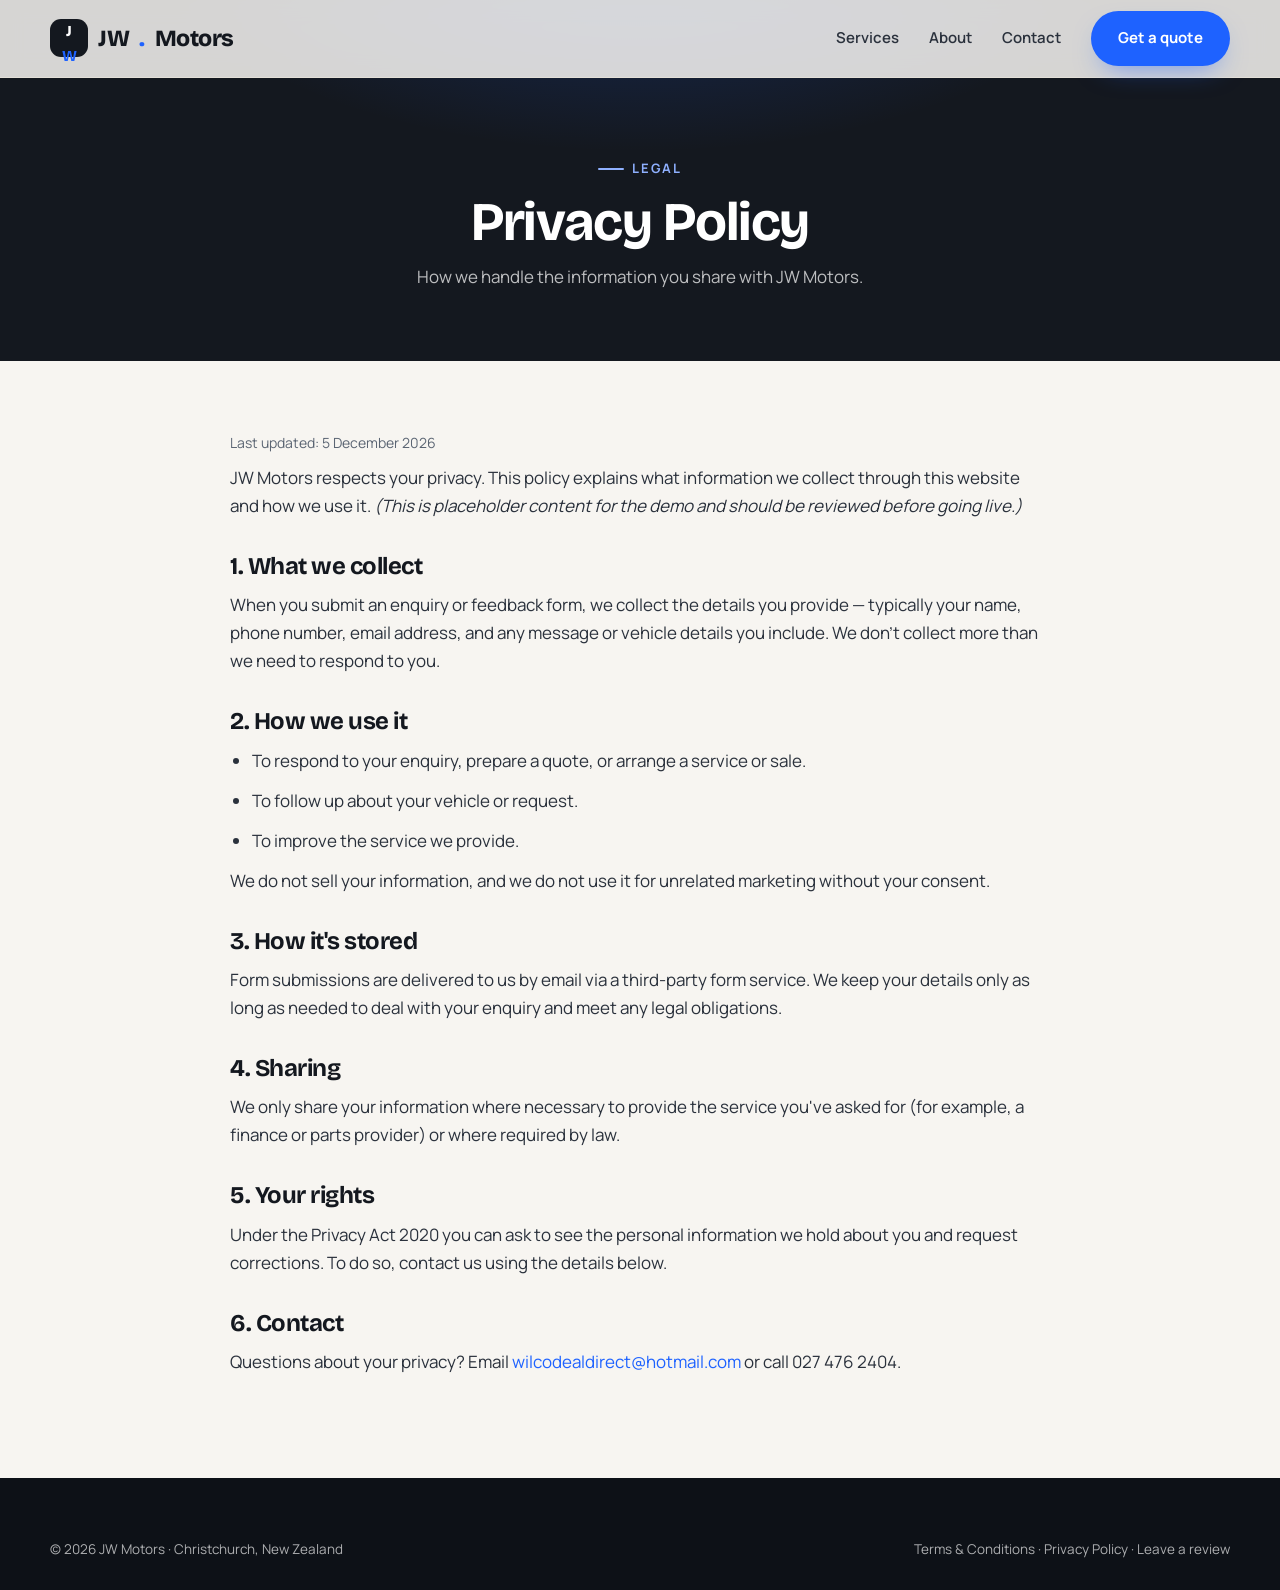
<file: privacy.html>
<!DOCTYPE html>
<html lang="en-NZ">
<head>
<meta charset="UTF-8" />
<meta name="viewport" content="width=device-width, initial-scale=1.0" />
<title>Privacy Policy | JW Motors, Christchurch</title>
<meta name="description" content="How JW Motors collects and uses your information." />
<link rel="icon" type="image/svg+xml" href="favicon.svg" />
<link rel="preconnect" href="https://fonts.googleapis.com" />
<link rel="preconnect" href="https://fonts.gstatic.com" crossorigin />
<link href="https://fonts.googleapis.com/css2?family=Bricolage+Grotesque:opsz,wght@12..96,600;12..96,700;12..96,800&family=Manrope:wght@400;500;600;700;800&display=swap" rel="stylesheet" />
<link rel="stylesheet" href="styles.css" />
</head>
<body>
<header class="nav scrolled">
  <div class="wrap nav-inner">
    <a href="index.html" class="logo"><span class="badge">J<b>W</b></span> JW<span class="dot">.</span>Motors</a>
    <nav class="nav-links">
      <a class="link" href="index.html#services">Services</a>
      <a class="link" href="index.html#about">About</a>
      <a class="link" href="index.html#contact">Contact</a>
      <div class="nav-cta"><a class="btn btn-primary" href="index.html#contact">Get a quote</a></div>
    </nav>
    <button class="burger" aria-label="Open menu"><span></span><span></span><span></span></button>
  </div>
</header>

<section class="subhero">
  <div class="wrap subhero-inner">
    <span class="eyebrow light">Legal</span>
    <h1>Privacy Policy</h1>
    <p>How we handle the information you share with JW Motors.</p>
  </div>
</section>

<section class="content">
  <div class="wrap">
    <p class="updated">Last updated: <span id="d"></span></p>
    <p>JW Motors respects your privacy. This policy explains what information we collect through this website and how we use it. <em>(This is placeholder content for the demo and should be reviewed before going live.)</em></p>

    <h2>1. What we collect</h2>
    <p>When you submit an enquiry or feedback form, we collect the details you provide — typically your name, phone number, email address, and any message or vehicle details you include. We don't collect more than we need to respond to you.</p>

    <h2>2. How we use it</h2>
    <ul>
      <li>To respond to your enquiry, prepare a quote, or arrange a service or sale.</li>
      <li>To follow up about your vehicle or request.</li>
      <li>To improve the service we provide.</li>
    </ul>
    <p>We do not sell your information, and we do not use it for unrelated marketing without your consent.</p>

    <h2>3. How it's stored</h2>
    <p>Form submissions are delivered to us by email via a third-party form service. We keep your details only as long as needed to deal with your enquiry and meet any legal obligations.</p>

    <h2>4. Sharing</h2>
    <p>We only share your information where necessary to provide the service you've asked for (for example, a finance or parts provider) or where required by law.</p>

    <h2>5. Your rights</h2>
    <p>Under the Privacy Act 2020 you can ask to see the personal information we hold about you and request corrections. To do so, contact us using the details below.</p>

    <h2>6. Contact</h2>
    <p>Questions about your privacy? Email <a href="mailto:wilcodealdirect@hotmail.com" style="color:var(--accent)">wilcodealdirect@hotmail.com</a> or call 027 476 2404.</p>
  </div>
</section>

<footer class="foot">
  <div class="wrap">
    <div class="foot-bottom" style="border-top:0;padding-top:0">
      <span>© <span id="yr"></span> JW Motors · Christchurch, New Zealand</span>
      <span><a href="terms.html">Terms &amp; Conditions</a> · <a href="privacy.html">Privacy Policy</a> · <a href="review.html">Leave a review</a></span>
    </div>
  </div>
</footer>
<script>
  document.getElementById("yr").textContent = new Date().getFullYear();
  document.getElementById("d").textContent = new Date().toLocaleDateString("en-NZ",{year:"numeric",month:"long",day:"numeric"});
</script>
</body>
</html>
</file>
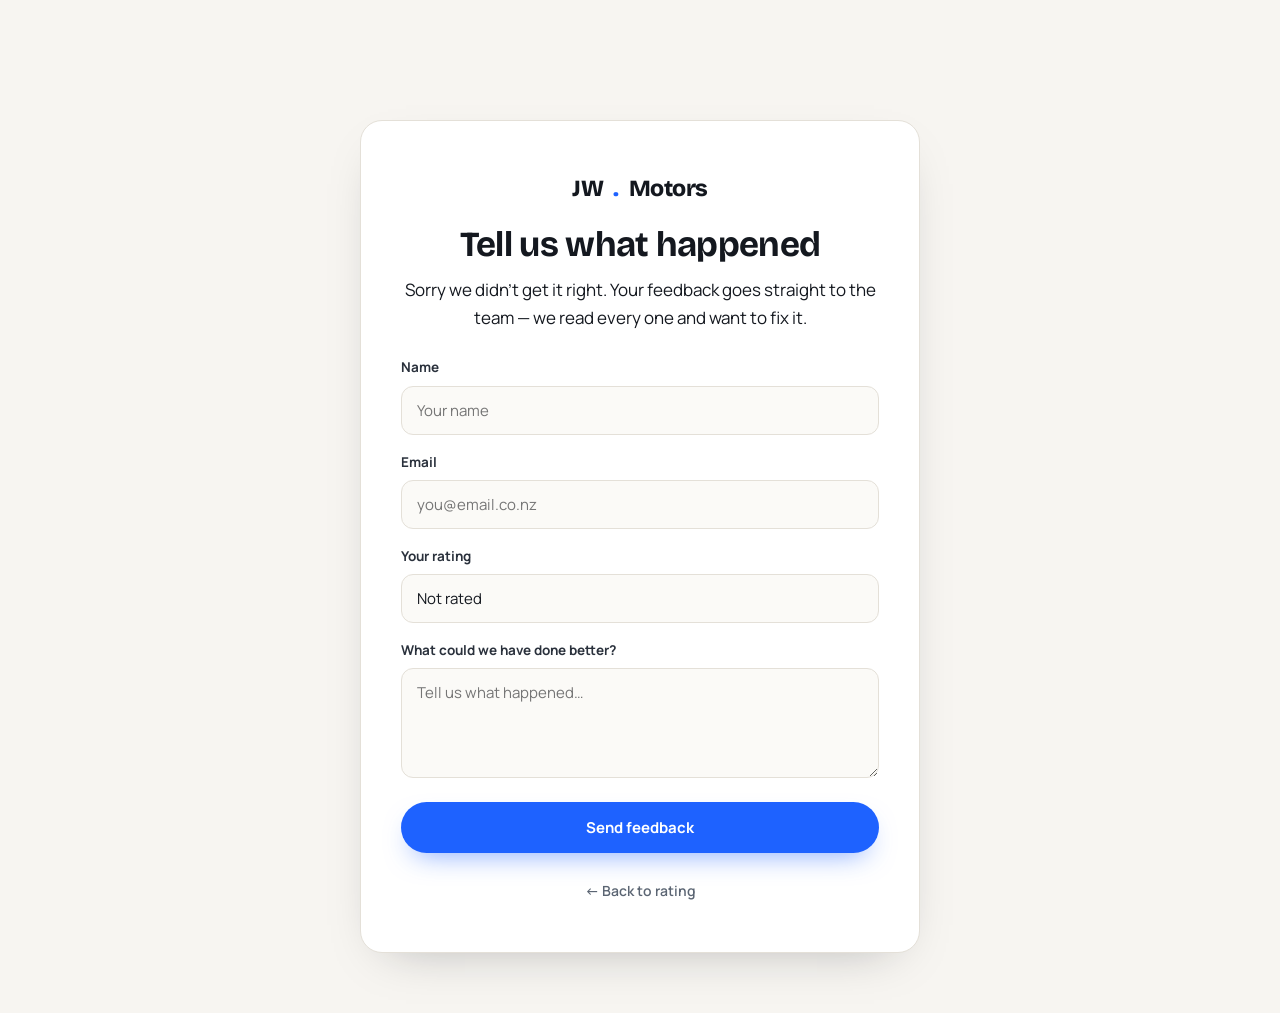
<file: private.html>
<!DOCTYPE html>
<html lang="en-NZ">
<head>
<meta charset="UTF-8" />
<meta name="viewport" content="width=device-width, initial-scale=1.0" />
<title>Your Feedback | JW Motors, Christchurch</title>
<meta name="description" content="Share private feedback with the JW Motors team. We read every message and want to put things right." />
<link rel="icon" type="image/svg+xml" href="favicon.svg" />
<link rel="preconnect" href="https://fonts.googleapis.com" />
<link rel="preconnect" href="https://fonts.gstatic.com" crossorigin />
<link href="https://fonts.googleapis.com/css2?family=Bricolage+Grotesque:opsz,wght@12..96,600;12..96,700;12..96,800&family=Manrope:wght@400;500;600;700;800&display=swap" rel="stylesheet" />
<link rel="stylesheet" href="styles.css" />
</head>
<body>
<div class="review-wrap">
  <div class="review-card">
    <a href="index.html" class="logo">JW<span class="dot">.</span>Motors</a>

    <div id="formState">
      <h1>Tell us what happened</h1>
      <p>Sorry we didn't get it right. Your feedback goes straight to the team — we read every one and want to fix it.</p>
      <form action="https://formsubmit.co/wilcodealdirect@hotmail.com" method="POST" style="text-align:left;margin-top:24px" id="pform">
        <input type="hidden" name="_subject" value="Private feedback from JW Motors website" />
        <input type="hidden" name="_captcha" value="false" />
        <input type="hidden" name="_template" value="table" />
        <input type="text" name="_honey" style="display:none" />
        <div class="field"><label for="name">Name</label><input id="name" name="Name" type="text" required placeholder="Your name" /></div>
        <div class="field"><label for="email">Email</label><input id="email" name="Email" type="email" required placeholder="you@email.co.nz" /></div>
        <div class="field"><label for="rating">Your rating</label><input id="rating" name="Rating" type="text" readonly value="" /></div>
        <div class="field"><label for="fb">What could we have done better?</label><textarea id="fb" name="Feedback" required placeholder="Tell us what happened…"></textarea></div>
        <button class="btn btn-primary" type="submit" style="width:100%">Send feedback</button>
      </form>
    </div>

    <div id="thanks" class="success-state">
      <div class="success-ico"><svg width="34" height="34" viewBox="0 0 24 24" fill="none" stroke="currentColor" stroke-width="2.4" stroke-linecap="round" stroke-linejoin="round"><path d="M20 6 9 17l-5-5"/></svg></div>
      <h1>Thank you</h1>
      <p>We've got your feedback and someone from JW Motors will be in touch. We appreciate you giving us the chance to put it right.</p>
      <a href="index.html" class="btn btn-primary">Back to home</a>
    </div>

    <a href="review.html" class="back-link" id="backLink">← Back to rating</a>
  </div>
</div>
<script>
  // Pre-fill rating from URL
  var params = new URLSearchParams(window.location.search);
  var rating = params.get("rating");
  var ratingField = document.getElementById("rating");
  if (rating) {
    var n = Math.max(1, Math.min(5, parseInt(rating,10) || 0));
    ratingField.value = "★".repeat(n) + "☆".repeat(5 - n) + "  (" + n + "/5)";
  } else {
    ratingField.value = "Not rated";
  }

  // Handle submit via fetch to show success state without leaving the page
  var form = document.getElementById("pform");
  form.addEventListener("submit", function (e) {
    e.preventDefault();
    var data = new FormData(form);
    fetch(form.action, { method: "POST", body: data, headers: { "Accept": "application/json" } })
      .then(function(){ showThanks(); })
      .catch(function(){ showThanks(); });
  });
  function showThanks(){
    document.getElementById("formState").style.display = "none";
    document.getElementById("backLink").style.display = "none";
    document.getElementById("thanks").classList.add("show");
  }
</script>
</body>
</html>
</file>
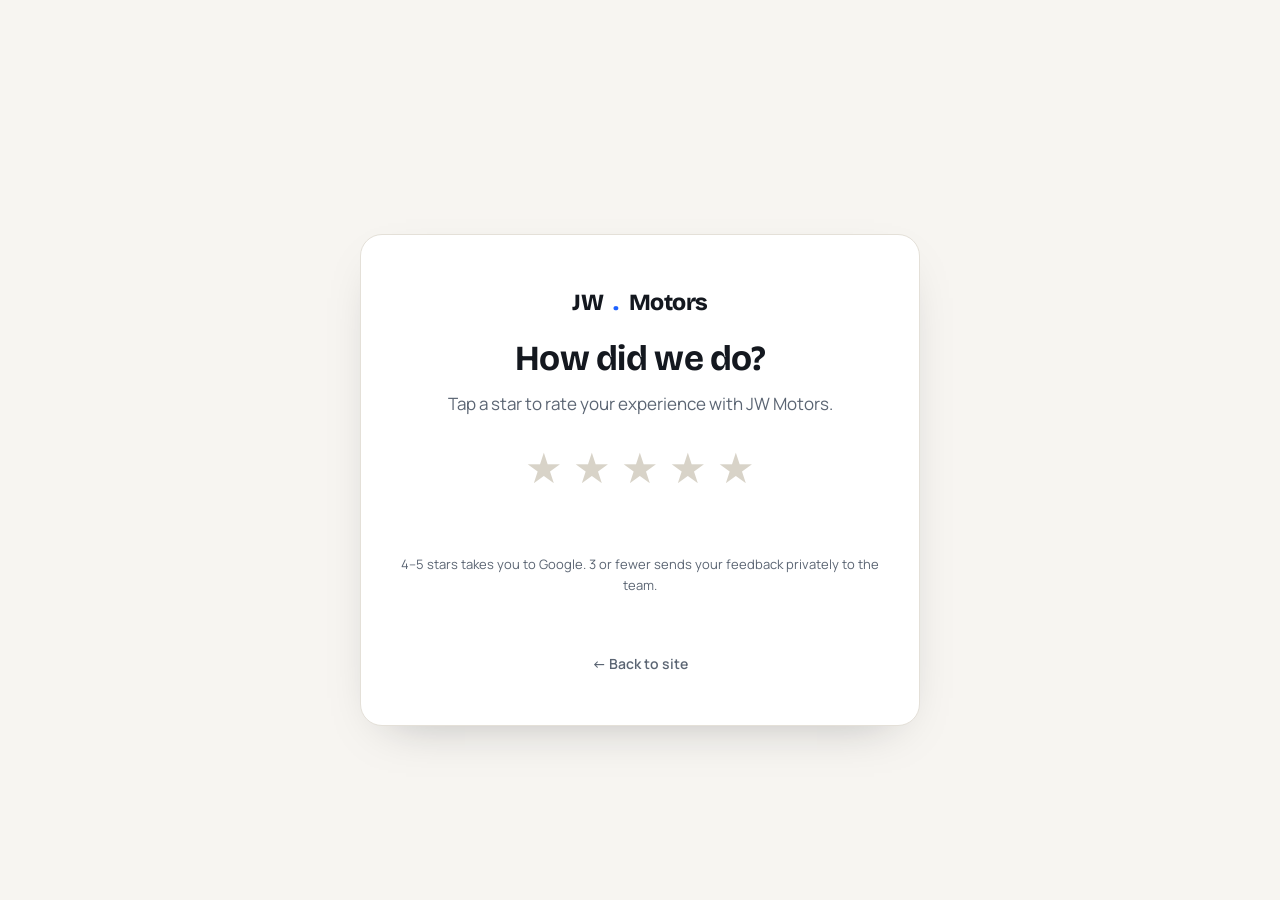
<file: review.html>
<!DOCTYPE html>
<html lang="en-NZ">
<head>
<meta charset="UTF-8" />
<meta name="viewport" content="width=device-width, initial-scale=1.0" />
<title>Leave a Review | JW Motors, Christchurch</title>
<meta name="description" content="Tell us how JW Motors did. Rate your experience with our Christchurch used car and servicing team." />
<link rel="icon" type="image/svg+xml" href="favicon.svg" />
<link rel="preconnect" href="https://fonts.googleapis.com" />
<link rel="preconnect" href="https://fonts.gstatic.com" crossorigin />
<link href="https://fonts.googleapis.com/css2?family=Bricolage+Grotesque:opsz,wght@12..96,600;12..96,700;12..96,800&family=Manrope:wght@400;500;600;700;800&display=swap" rel="stylesheet" />
<link rel="stylesheet" href="styles.css" />
</head>
<body>
<div class="review-wrap">
  <div class="review-card">
    <a href="index.html" class="logo">JW<span class="dot">.</span>Motors</a>
    <h1>How did we do?</h1>
    <p>Tap a star to rate your experience with JW Motors.</p>
    <div class="star-pick" id="stars">
      <button data-v="1" aria-label="1 star">★</button>
      <button data-v="2" aria-label="2 stars">★</button>
      <button data-v="3" aria-label="3 stars">★</button>
      <button data-v="4" aria-label="4 stars">★</button>
      <button data-v="5" aria-label="5 stars">★</button>
    </div>
    <div class="star-label" id="label">&nbsp;</div>
    <p class="small">4–5 stars takes you to Google. 3 or fewer sends your feedback privately to the team.</p>
    <a href="index.html" class="back-link">← Back to site</a>
  </div>
</div>
<script>
  // Placeholder Google review link — replace with the live Google profile link.
  var GOOGLE_REVIEW_URL = "https://g.page/r/PLACEHOLDER/review";
  var labels = {1:"We'd like to put this right",2:"We'd like to put this right",3:"Tell us how to improve",4:"Great — thank you!",5:"Awesome — thank you!"};
  var label = document.getElementById("label");
  document.querySelectorAll("#stars button").forEach(function(btn){
    var v = parseInt(btn.dataset.v,10);
    btn.addEventListener("mouseenter", function(){ paint(v); label.textContent = labels[v]; });
    btn.addEventListener("click", function(){
      if (v >= 4) { window.location.href = GOOGLE_REVIEW_URL; }
      else { window.location.href = "private.html?rating=" + v; }
    });
  });
  document.getElementById("stars").addEventListener("mouseleave", function(){ paint(0); label.innerHTML = "&nbsp;"; });
  function paint(n){
    document.querySelectorAll("#stars button").forEach(function(b){
      b.classList.toggle("lit", parseInt(b.dataset.v,10) <= n);
    });
  }
</script>
</body>
</html>
</file>
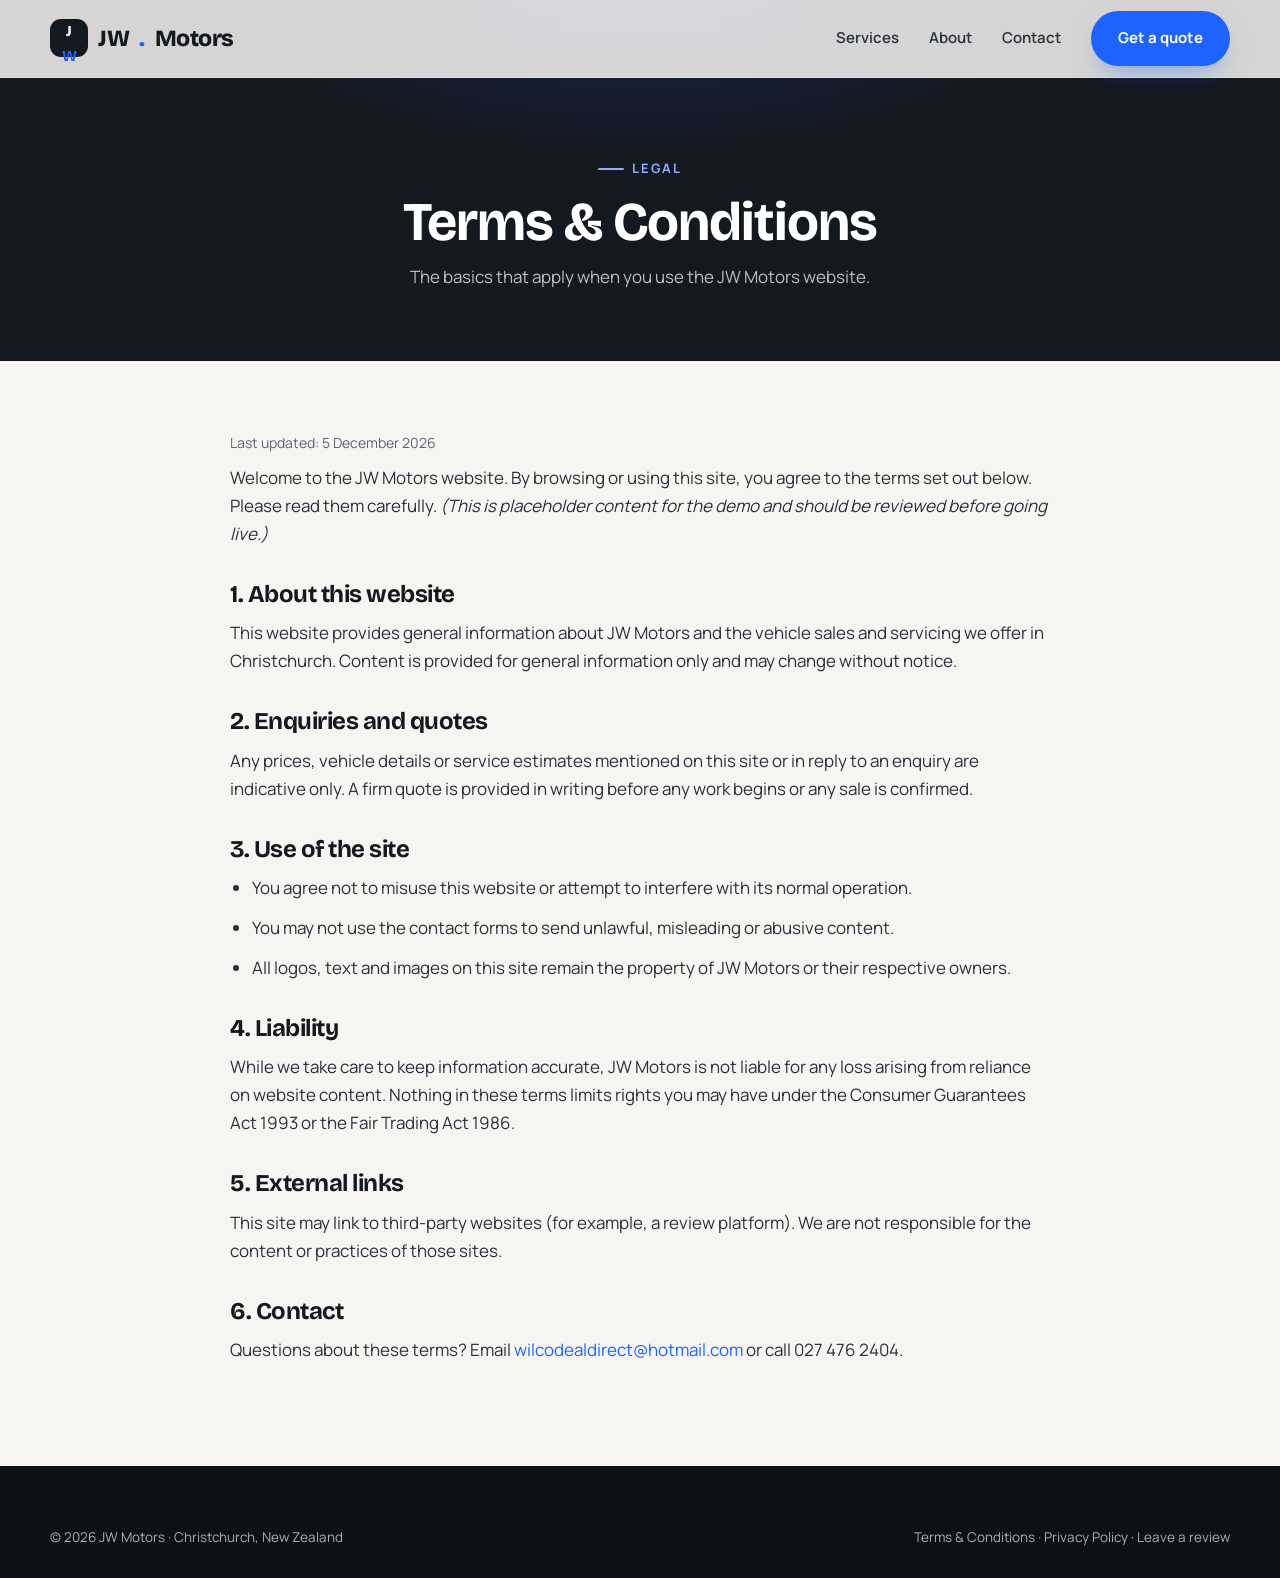
<file: terms.html>
<!DOCTYPE html>
<html lang="en-NZ">
<head>
<meta charset="UTF-8" />
<meta name="viewport" content="width=device-width, initial-scale=1.0" />
<title>Terms &amp; Conditions | JW Motors, Christchurch</title>
<meta name="description" content="Terms and conditions for the JW Motors website." />
<link rel="icon" type="image/svg+xml" href="favicon.svg" />
<link rel="preconnect" href="https://fonts.googleapis.com" />
<link rel="preconnect" href="https://fonts.gstatic.com" crossorigin />
<link href="https://fonts.googleapis.com/css2?family=Bricolage+Grotesque:opsz,wght@12..96,600;12..96,700;12..96,800&family=Manrope:wght@400;500;600;700;800&display=swap" rel="stylesheet" />
<link rel="stylesheet" href="styles.css" />
</head>
<body>
<header class="nav scrolled">
  <div class="wrap nav-inner">
    <a href="index.html" class="logo"><span class="badge">J<b>W</b></span> JW<span class="dot">.</span>Motors</a>
    <nav class="nav-links">
      <a class="link" href="index.html#services">Services</a>
      <a class="link" href="index.html#about">About</a>
      <a class="link" href="index.html#contact">Contact</a>
      <div class="nav-cta"><a class="btn btn-primary" href="index.html#contact">Get a quote</a></div>
    </nav>
    <button class="burger" aria-label="Open menu"><span></span><span></span><span></span></button>
  </div>
</header>

<section class="subhero">
  <div class="wrap subhero-inner">
    <span class="eyebrow light">Legal</span>
    <h1>Terms &amp; Conditions</h1>
    <p>The basics that apply when you use the JW Motors website.</p>
  </div>
</section>

<section class="content">
  <div class="wrap">
    <p class="updated">Last updated: <span id="d"></span></p>
    <p>Welcome to the JW Motors website. By browsing or using this site, you agree to the terms set out below. Please read them carefully. <em>(This is placeholder content for the demo and should be reviewed before going live.)</em></p>

    <h2>1. About this website</h2>
    <p>This website provides general information about JW Motors and the vehicle sales and servicing we offer in Christchurch. Content is provided for general information only and may change without notice.</p>

    <h2>2. Enquiries and quotes</h2>
    <p>Any prices, vehicle details or service estimates mentioned on this site or in reply to an enquiry are indicative only. A firm quote is provided in writing before any work begins or any sale is confirmed.</p>

    <h2>3. Use of the site</h2>
    <ul>
      <li>You agree not to misuse this website or attempt to interfere with its normal operation.</li>
      <li>You may not use the contact forms to send unlawful, misleading or abusive content.</li>
      <li>All logos, text and images on this site remain the property of JW Motors or their respective owners.</li>
    </ul>

    <h2>4. Liability</h2>
    <p>While we take care to keep information accurate, JW Motors is not liable for any loss arising from reliance on website content. Nothing in these terms limits rights you may have under the Consumer Guarantees Act 1993 or the Fair Trading Act 1986.</p>

    <h2>5. External links</h2>
    <p>This site may link to third-party websites (for example, a review platform). We are not responsible for the content or practices of those sites.</p>

    <h2>6. Contact</h2>
    <p>Questions about these terms? Email <a href="mailto:wilcodealdirect@hotmail.com" style="color:var(--accent)">wilcodealdirect@hotmail.com</a> or call 027 476 2404.</p>
  </div>
</section>

<footer class="foot">
  <div class="wrap">
    <div class="foot-bottom" style="border-top:0;padding-top:0">
      <span>© <span id="yr"></span> JW Motors · Christchurch, New Zealand</span>
      <span><a href="terms.html">Terms &amp; Conditions</a> · <a href="privacy.html">Privacy Policy</a> · <a href="review.html">Leave a review</a></span>
    </div>
  </div>
</footer>
<script>
  document.getElementById("yr").textContent = new Date().getFullYear();
  document.getElementById("d").textContent = new Date().toLocaleDateString("en-NZ",{year:"numeric",month:"long",day:"numeric"});
</script>
</body>
</html>
</file>
<file: styles.css>
/* ===== JW Motors — Fresh archetype ===== */
/* Fonts: Bricolage Grotesque (display) + Manrope (body) */

:root {
  --bg:        #f7f5f1;   /* bone */
  --bg-light:  #ffffff;   /* light */
  --ink:       #14181f;   /* near-black anchor */
  --ink-soft:  #2a313c;
  --muted:     #5b6573;
  --line:      #e4e0d8;
  --accent:    #1e62ff;   /* vivid blue */
  --accent-dk: #1a52d6;
  --accent-soft:#e9f0ff;
  --white:     #ffffff;
  --radius:    16px;
  --radius-sm: 12px;
  --shadow:    0 18px 50px -28px rgba(20,24,31,.35);
  --shadow-sm: 0 8px 24px -16px rgba(20,24,31,.3);
  --maxw:      1180px;
  --ease:      cubic-bezier(.22,.61,.36,1);
}

* { box-sizing: border-box; margin: 0; padding: 0; }
html { scroll-behavior: smooth; -webkit-text-size-adjust: 100%; }
body {
  font-family: "Manrope", system-ui, sans-serif;
  color: var(--ink);
  background: var(--bg);
  line-height: 1.65;
  font-size: 17px;
  overflow-x: hidden;
}
img { max-width: 100%; display: block; }
a { color: inherit; text-decoration: none; }

h1, h2, h3, h4 {
  font-family: "Bricolage Grotesque", "Manrope", sans-serif;
  font-weight: 700;
  line-height: 1.05;
  letter-spacing: -0.02em;
  color: var(--ink);
}

.wrap { width: min(100% - 40px, var(--maxw)); margin-inline: auto; }
section { position: relative; }

.eyebrow {
  display: inline-flex; align-items: center; gap: 8px;
  font-family: "Manrope", sans-serif;
  font-weight: 700; font-size: 13px; letter-spacing: .14em;
  text-transform: uppercase; color: var(--accent);
}
.eyebrow::before {
  content: ""; width: 26px; height: 2px; background: var(--accent); border-radius: 2px;
}
.eyebrow.light { color: #8fb0ff; }
.eyebrow.light::before { background: #8fb0ff; }

.btn {
  display: inline-flex; align-items: center; justify-content: center; gap: 9px;
  font-family: "Manrope", sans-serif; font-weight: 700; font-size: 15px;
  padding: 14px 26px; border-radius: 999px; cursor: pointer;
  border: 1.5px solid transparent; transition: transform .25s var(--ease), background .25s, box-shadow .25s, color .25s;
  white-space: nowrap;
}
.btn-primary { background: var(--accent); color: #fff; box-shadow: 0 12px 28px -12px rgba(30,98,255,.6); }
.btn-primary:hover { background: var(--accent-dk); transform: translateY(-2px); }
.btn-ghost { background: transparent; color: var(--ink); border-color: var(--line); }
.btn-ghost:hover { border-color: var(--ink); transform: translateY(-2px); }
.btn-light { background: #fff; color: var(--ink); }
.btn-light:hover { transform: translateY(-2px); box-shadow: var(--shadow-sm); }
.btn-outline-light { background: transparent; color: #fff; border-color: rgba(255,255,255,.4); }
.btn-outline-light:hover { border-color: #fff; transform: translateY(-2px); }

/* ===== Intro overlay ===== */
#intro {
  position: fixed; inset: 0; z-index: 9999; background: var(--ink);
  display: grid; place-items: center;
  transition: opacity .7s var(--ease), visibility .7s;
}
#intro.done { opacity: 0; visibility: hidden; }
.intro-mark {
  font-family: "Bricolage Grotesque", sans-serif; font-weight: 800;
  font-size: clamp(2.6rem, 9vw, 5rem); color: #fff; letter-spacing: -.03em;
  display: flex; align-items: center; gap: .15em;
  opacity: 0; transform: translateY(14px); animation: introIn .8s var(--ease) .1s forwards;
}
.intro-mark span { color: var(--accent); }
.intro-bar {
  margin-top: 22px; width: 0; height: 3px; border-radius: 3px; background: var(--accent);
  animation: introBar 1.1s var(--ease) .3s forwards;
}
@keyframes introIn { to { opacity: 1; transform: none; } }
@keyframes introBar { to { width: 180px; } }

/* ===== Nav ===== */
header.nav {
  position: fixed; top: 0; left: 0; right: 0; z-index: 900;
  transition: background .35s, box-shadow .35s, padding .35s;
  padding: 18px 0;
}
header.nav.scrolled {
  background: rgba(247,245,241,.86); backdrop-filter: saturate(160%) blur(12px);
  box-shadow: 0 1px 0 var(--line); padding: 11px 0;
}
.nav-inner { display: flex; align-items: center; justify-content: space-between; gap: 20px; }
.logo {
  font-family: "Bricolage Grotesque", sans-serif; font-weight: 800; font-size: 1.45rem;
  letter-spacing: -.02em; display: flex; align-items: center; gap: 10px;
}
.logo .dot { color: var(--accent); }
.logo .badge {
  width: 38px; height: 38px; border-radius: 11px; background: var(--ink); color: #fff;
  display: grid; place-items: center; font-size: .95rem; font-weight: 800; letter-spacing: -.02em;
}
.logo .badge b { color: var(--accent); }
.nav-links { display: flex; align-items: center; gap: 30px; }
.nav-links a.link { font-weight: 600; font-size: 15px; color: var(--ink-soft); transition: color .2s; }
.nav-links a.link:hover { color: var(--accent); }
.nav-cta { display: flex; align-items: center; gap: 14px; }
.nav-phone { font-weight: 700; font-size: 15px; display: inline-flex; align-items: center; gap: 7px; }
.nav-phone svg { color: var(--accent); }
.burger { display: none; background: none; border: 0; cursor: pointer; padding: 6px; }
.burger span { display: block; width: 24px; height: 2px; background: var(--ink); margin: 5px 0; border-radius: 2px; transition: .3s; }

/* ===== Hero ===== */
.hero {
  position: relative; min-height: 100svh; display: flex; align-items: center;
  background: var(--ink); overflow: hidden;
}
.hero-slides { position: absolute; inset: 0; z-index: 0; }
.hero-slide {
  position: absolute; inset: 0; background-size: cover; background-position: center;
  opacity: 0; transition: opacity 1.6s var(--ease); transform: scale(1.06);
  filter: saturate(.85) contrast(1.05);
}
.hero-slide.active { opacity: 1; animation: heroZoom 8s linear forwards; }
@keyframes heroZoom { from { transform: scale(1.06); } to { transform: scale(1.14); } }
.hero-overlay {
  position: absolute; inset: 0; z-index: 1;
  background:
    linear-gradient(105deg, rgba(20,24,31,.86) 0%, rgba(20,24,31,.62) 46%, rgba(20,24,31,.34) 100%),
    linear-gradient(0deg, rgba(20,24,31,.55), rgba(20,24,31,0) 40%);
}
.hero-inner { position: relative; z-index: 2; padding: 130px 0 80px; }
.hero-inner .eyebrow { color: #93b2ff; }
.hero-inner .eyebrow::before { background: #93b2ff; }
.hero h1 {
  color: #fff; font-size: clamp(2.5rem, 6.4vw, 5rem); margin: 18px 0 20px; max-width: 16ch;
}
.hero h1 em { color: var(--accent); font-style: normal; }
.hero-sub { color: rgba(255,255,255,.82); font-size: clamp(1.05rem, 2vw, 1.3rem); max-width: 52ch; margin-bottom: 34px; }
.hero-cta { display: flex; flex-wrap: wrap; gap: 14px; }
.hero-meta {
  display: flex; flex-wrap: wrap; gap: 26px; margin-top: 44px;
  color: rgba(255,255,255,.78); font-weight: 600; font-size: 14.5px;
}
.hero-meta span { display: inline-flex; align-items: center; gap: 9px; }
.hero-meta svg { color: var(--accent); }
.scroll-hint {
  position: absolute; bottom: 26px; left: 50%; transform: translateX(-50%); z-index: 2;
  color: rgba(255,255,255,.6); font-size: 12px; letter-spacing: .2em; text-transform: uppercase;
  display: flex; flex-direction: column; align-items: center; gap: 8px;
}
.scroll-hint .mouse { width: 22px; height: 36px; border: 2px solid rgba(255,255,255,.4); border-radius: 12px; position: relative; }
.scroll-hint .mouse::after { content: ""; position: absolute; top: 7px; left: 50%; width: 3px; height: 7px; background: #fff; border-radius: 2px; transform: translateX(-50%); animation: wheel 1.6s infinite; }
@keyframes wheel { 0% { opacity: 0; top: 6px; } 40% { opacity: 1; } 80% { opacity: 0; top: 16px; } }

/* ===== Trust strip ===== */
.trust { background: var(--ink); }
.trust-grid {
  display: grid; grid-template-columns: repeat(3, 1fr);
  border-top: 1px solid rgba(255,255,255,.1);
}
.trust-item { padding: 34px 28px; display: flex; gap: 16px; align-items: flex-start; border-right: 1px solid rgba(255,255,255,.1); }
.trust-item:last-child { border-right: 0; }
.trust-ico { flex: 0 0 46px; width: 46px; height: 46px; border-radius: 12px; background: rgba(30,98,255,.16); color: #93b2ff; display: grid; place-items: center; }
.trust-item h4 { color: #fff; font-size: 1.05rem; margin-bottom: 3px; }
.trust-item p { color: rgba(255,255,255,.62); font-size: 14.5px; margin: 0; }

/* ===== Section headers ===== */
.sec { padding: 96px 0; }
.sec.bone { background: var(--bg); }
.sec.light { background: var(--bg-light); }
.sec-head { max-width: 640px; margin-bottom: 52px; }
.sec-head.center { margin-inline: auto; text-align: center; }
.sec-head h2 { font-size: clamp(2rem, 4.2vw, 3rem); margin: 16px 0 16px; }
.sec-head p { color: var(--muted); font-size: 1.08rem; }

/* ===== Services ===== */
.svc-grid { display: grid; grid-template-columns: repeat(3, 1fr); gap: 22px; }
.svc-card {
  background: var(--white); border: 1px solid var(--line); border-radius: var(--radius);
  padding: 30px 28px; transition: transform .35s var(--ease), box-shadow .35s, border-color .35s;
  position: relative; overflow: hidden;
}
.svc-card::after {
  content: ""; position: absolute; left: 0; top: 0; height: 3px; width: 0; background: var(--accent); transition: width .4s var(--ease);
}
.svc-card:hover { transform: translateY(-6px); box-shadow: var(--shadow); border-color: transparent; }
.svc-card:hover::after { width: 100%; }
.svc-ico { width: 52px; height: 52px; border-radius: 14px; background: var(--accent-soft); color: var(--accent); display: grid; place-items: center; margin-bottom: 20px; }
.svc-card h3 { font-size: 1.28rem; margin-bottom: 10px; }
.svc-card p { color: var(--muted); font-size: 15.5px; }

/* ===== About ===== */
.about-grid { display: grid; grid-template-columns: 1fr 1.05fr; gap: 56px; align-items: center; }
.about-media { position: relative; }
.about-media img { width: 100%; height: 100%; aspect-ratio: 4/3; object-fit: cover; border-radius: var(--radius); filter: saturate(.85) contrast(1.05); }
.about-tag {
  position: absolute; bottom: -18px; right: -18px; background: var(--accent); color: #fff;
  padding: 18px 22px; border-radius: var(--radius-sm); box-shadow: var(--shadow); max-width: 220px;
}
.about-tag b { font-family: "Bricolage Grotesque", sans-serif; font-size: 1.5rem; display: block; line-height: 1.05; }
.about-tag span { font-size: 13px; opacity: .9; }
.about-copy h2 { font-size: clamp(1.9rem, 3.8vw, 2.7rem); margin: 16px 0 18px; }
.about-copy p { color: var(--muted); margin-bottom: 16px; }
.checklist { list-style: none; margin-top: 26px; display: grid; gap: 14px; }
.checklist li { display: flex; gap: 13px; align-items: flex-start; font-weight: 700; }
.checklist .tick { flex: 0 0 24px; width: 24px; height: 24px; border-radius: 50%; background: var(--accent-soft); color: var(--accent); display: grid; place-items: center; margin-top: 2px; }
.checklist small { display: block; font-weight: 500; color: var(--muted); font-size: 14px; }

/* ===== Crew ===== */
.crew-grid { display: grid; grid-template-columns: repeat(3, 1fr); gap: 22px; }
.crew-card { background: var(--white); border: 1px solid var(--line); border-radius: var(--radius); padding: 32px 26px; text-align: center; transition: transform .35s var(--ease), box-shadow .35s; }
.crew-card:hover { transform: translateY(-5px); box-shadow: var(--shadow); }
.avatar {
  width: 78px; height: 78px; border-radius: 50%; margin: 0 auto 18px; background: var(--ink); color: #fff;
  display: grid; place-items: center; font-family: "Bricolage Grotesque", sans-serif; font-weight: 700; font-size: 1.5rem;
  box-shadow: 0 0 0 4px var(--bg), 0 0 0 6px var(--accent);
}
.crew-card h3 { font-size: 1.18rem; }
.crew-card .role-sub { color: var(--accent); font-weight: 700; font-size: 13px; letter-spacing: .06em; text-transform: uppercase; margin: 4px 0 12px; }
.crew-card p { color: var(--muted); font-size: 14.5px; }
.badge-pill { display: inline-block; background: var(--accent-soft); color: var(--accent); font-weight: 700; font-size: 12.5px; letter-spacing: .08em; text-transform: uppercase; padding: 6px 14px; border-radius: 999px; margin-bottom: 14px; }

/* ===== Reviews ===== */
.rev-grid { display: grid; grid-template-columns: repeat(3, 1fr); gap: 22px; }
.rev-card { background: var(--white); border: 1px solid var(--line); border-radius: var(--radius); padding: 30px 28px; transition: transform .35s var(--ease), box-shadow .35s; }
.rev-card:hover { transform: translateY(-5px); box-shadow: var(--shadow); }
.stars { color: #f5a623; font-size: 1.05rem; letter-spacing: 2px; margin-bottom: 14px; }
.rev-card p { color: var(--ink-soft); font-size: 15.5px; margin-bottom: 20px; }
.rev-who { display: flex; align-items: center; gap: 12px; }
.rev-who .ra { width: 42px; height: 42px; border-radius: 50%; background: var(--accent-soft); color: var(--accent); display: grid; place-items: center; font-weight: 700; }
.rev-who b { font-size: 15px; }
.rev-who span { display: block; color: var(--muted); font-size: 13px; }

/* ===== Review funnel banner ===== */
.funnel { background: var(--ink); color: #fff; padding: 76px 0; text-align: center; position: relative; overflow: hidden; }
.funnel::before { content: ""; position: absolute; inset: 0; background: radial-gradient(700px 300px at 50% -10%, rgba(30,98,255,.28), transparent 70%); }
.funnel-inner { position: relative; z-index: 1; }
.funnel .bigstars { color: #f5a623; font-size: 1.8rem; letter-spacing: 6px; margin-bottom: 18px; }
.funnel h2 { color: #fff; font-size: clamp(1.8rem, 4vw, 2.8rem); margin-bottom: 14px; }
.funnel p { color: rgba(255,255,255,.72); max-width: 46ch; margin: 0 auto 28px; }

/* ===== Contact ===== */
.contact { background: var(--ink); color: #fff; }
.contact-grid { display: grid; grid-template-columns: .9fr 1.1fr; gap: 56px; }
.contact-info h2 { color: #fff; font-size: clamp(1.9rem, 4vw, 2.7rem); margin: 16px 0 18px; }
.contact-info > p { color: rgba(255,255,255,.7); margin-bottom: 30px; }
.cinfo-row { display: flex; gap: 16px; align-items: flex-start; padding: 18px 0; border-top: 1px solid rgba(255,255,255,.1); }
.cinfo-row:last-child { border-bottom: 1px solid rgba(255,255,255,.1); }
.cinfo-ico { flex: 0 0 44px; width: 44px; height: 44px; border-radius: 12px; background: rgba(30,98,255,.18); color: #93b2ff; display: grid; place-items: center; }
.cinfo-row b { display: block; font-size: 15px; }
.cinfo-row a, .cinfo-row span { color: rgba(255,255,255,.72); font-size: 15px; }
.cinfo-row a:hover { color: #fff; }

.form-card { background: var(--white); border-radius: var(--radius); padding: 34px; box-shadow: var(--shadow); }
.form-card h3 { color: var(--ink); font-size: 1.4rem; margin-bottom: 6px; }
.form-card .fc-sub { color: var(--muted); font-size: 14.5px; margin-bottom: 22px; }
.field { margin-bottom: 16px; }
.field label { display: block; font-weight: 700; font-size: 13.5px; color: var(--ink-soft); margin-bottom: 7px; }
.field input, .field select, .field textarea {
  width: 100%; padding: 13px 15px; border: 1.5px solid var(--line); border-radius: var(--radius-sm);
  font-family: inherit; font-size: 15px; color: var(--ink); background: #fbfaf7; transition: border-color .2s, box-shadow .2s;
}
.field input:focus, .field select:focus, .field textarea:focus { outline: none; border-color: var(--accent); box-shadow: 0 0 0 3px var(--accent-soft); background: #fff; }
.field textarea { resize: vertical; min-height: 110px; }
.field-row { display: grid; grid-template-columns: 1fr 1fr; gap: 16px; }
.form-card .btn { width: 100%; margin-top: 6px; }
.form-note { text-align: center; color: var(--muted); font-size: 12.5px; margin-top: 14px; }

/* ===== Footer ===== */
footer.foot { background: #0d1117; color: rgba(255,255,255,.66); padding: 60px 0 30px; }
.foot-grid { display: grid; grid-template-columns: 1.6fr 1fr 1fr; gap: 40px; padding-bottom: 40px; border-bottom: 1px solid rgba(255,255,255,.1); }
.foot-grid .logo { color: #fff; margin-bottom: 14px; }
.foot-about { font-size: 14.5px; max-width: 38ch; }
.foot-col h5 { color: #fff; font-size: 14px; letter-spacing: .08em; text-transform: uppercase; margin-bottom: 16px; }
.foot-col a, .foot-col p { display: block; color: rgba(255,255,255,.66); font-size: 14.5px; margin-bottom: 10px; transition: color .2s; }
.foot-col a:hover { color: #93b2ff; }
.foot-bottom { display: flex; justify-content: space-between; flex-wrap: wrap; gap: 12px; padding-top: 24px; font-size: 13.5px; }
.foot-bottom a { color: rgba(255,255,255,.66); }
.foot-bottom a:hover { color: #fff; }

/* ===== Reveal animation ===== */
.reveal { opacity: 0; transform: translateY(26px); transition: opacity .7s var(--ease), transform .7s var(--ease); }
.reveal.in { opacity: 1; transform: none; }
.reveal.d1 { transition-delay: .08s; }
.reveal.d2 { transition-delay: .16s; }
.reveal.d3 { transition-delay: .24s; }

/* ===== Sub-page hero ===== */
.subhero { background: var(--ink); color: #fff; padding: 150px 0 70px; text-align: center; position: relative; overflow: hidden; }
.subhero::before { content: ""; position: absolute; inset: 0; background: radial-gradient(700px 320px at 50% -20%, rgba(30,98,255,.28), transparent 70%); }
.subhero-inner { position: relative; z-index: 1; }
.subhero h1 { color: #fff; font-size: clamp(2.2rem, 5vw, 3.4rem); margin: 14px 0 12px; }
.subhero p { color: rgba(255,255,255,.72); max-width: 50ch; margin: 0 auto; }

/* ===== Legal / content pages ===== */
.content { padding: 70px 0 90px; }
.content .wrap { max-width: 820px; }
.content h2 { font-size: 1.5rem; margin: 34px 0 12px; }
.content p, .content li { color: var(--ink-soft); margin-bottom: 12px; }
.content ul { padding-left: 22px; }
.content .updated { color: var(--muted); font-size: 14px; margin-bottom: 10px; }

/* ===== Review funnel page ===== */
.review-wrap { min-height: 100svh; display: grid; place-items: center; background: var(--bg); padding: 120px 20px 60px; }
.review-card { background: #fff; border: 1px solid var(--line); border-radius: 22px; box-shadow: var(--shadow); padding: 48px 40px; max-width: 560px; width: 100%; text-align: center; }
.review-card .logo { justify-content: center; margin-bottom: 20px; }
.review-card h1 { font-size: clamp(1.6rem, 4vw, 2.2rem); margin-bottom: 12px; }
.review-card > p { color: var(--muted); margin-bottom: 30px; }
.star-pick { display: flex; justify-content: center; gap: 10px; margin-bottom: 14px; }
.star-pick button { background: none; border: 0; font-size: 2.6rem; cursor: pointer; color: #d8d3c8; transition: transform .15s, color .15s; line-height: 1; }
.star-pick button:hover, .star-pick button.lit { color: #f5a623; transform: scale(1.12); }
.star-label { min-height: 24px; color: var(--accent); font-weight: 700; margin-bottom: 4px; }
.review-card .small { font-size: 13px; color: var(--muted); margin-top: 22px; }
.back-link { display: inline-flex; gap: 7px; align-items: center; margin-top: 26px; color: var(--muted); font-weight: 600; font-size: 14px; }
.back-link:hover { color: var(--accent); }

/* success state */
.success-state { display: none; }
.success-state.show { display: block; }
.success-ico { width: 76px; height: 76px; border-radius: 50%; background: var(--accent-soft); color: var(--accent); display: grid; place-items: center; margin: 0 auto 20px; }

/* ===== Responsive ===== */
@media (max-width: 940px) {
  .svc-grid, .crew-grid, .rev-grid { grid-template-columns: repeat(2, 1fr); }
  .about-grid, .contact-grid { grid-template-columns: 1fr; gap: 40px; }
  .about-media { max-width: 520px; }
  .trust-grid { grid-template-columns: 1fr; }
  .trust-item { border-right: 0; border-bottom: 1px solid rgba(255,255,255,.1); }
  .foot-grid { grid-template-columns: 1fr 1fr; }
}
@media (max-width: 720px) {
  .nav-links { display: none; position: absolute; top: 100%; left: 0; right: 0; background: var(--bg); flex-direction: column; align-items: flex-start; padding: 20px 28px; gap: 18px; box-shadow: var(--shadow); }
  .nav-links.open { display: flex; }
  .nav-links .btn { width: 100%; }
  .burger { display: block; }
  .nav-phone { display: none; }
  .svc-grid, .crew-grid, .rev-grid { grid-template-columns: 1fr; }
  .field-row { grid-template-columns: 1fr; }
  .foot-grid { grid-template-columns: 1fr; }
  .hero-meta { gap: 16px; }
  .about-tag { right: 0; }
}
@media (prefers-reduced-motion: reduce) {
  .hero-slide.active { animation: none; }
  .hero-slide { transition: none; }
  .reveal { opacity: 1; transform: none; transition: none; }
  * { scroll-behavior: auto; }
}
</file>
